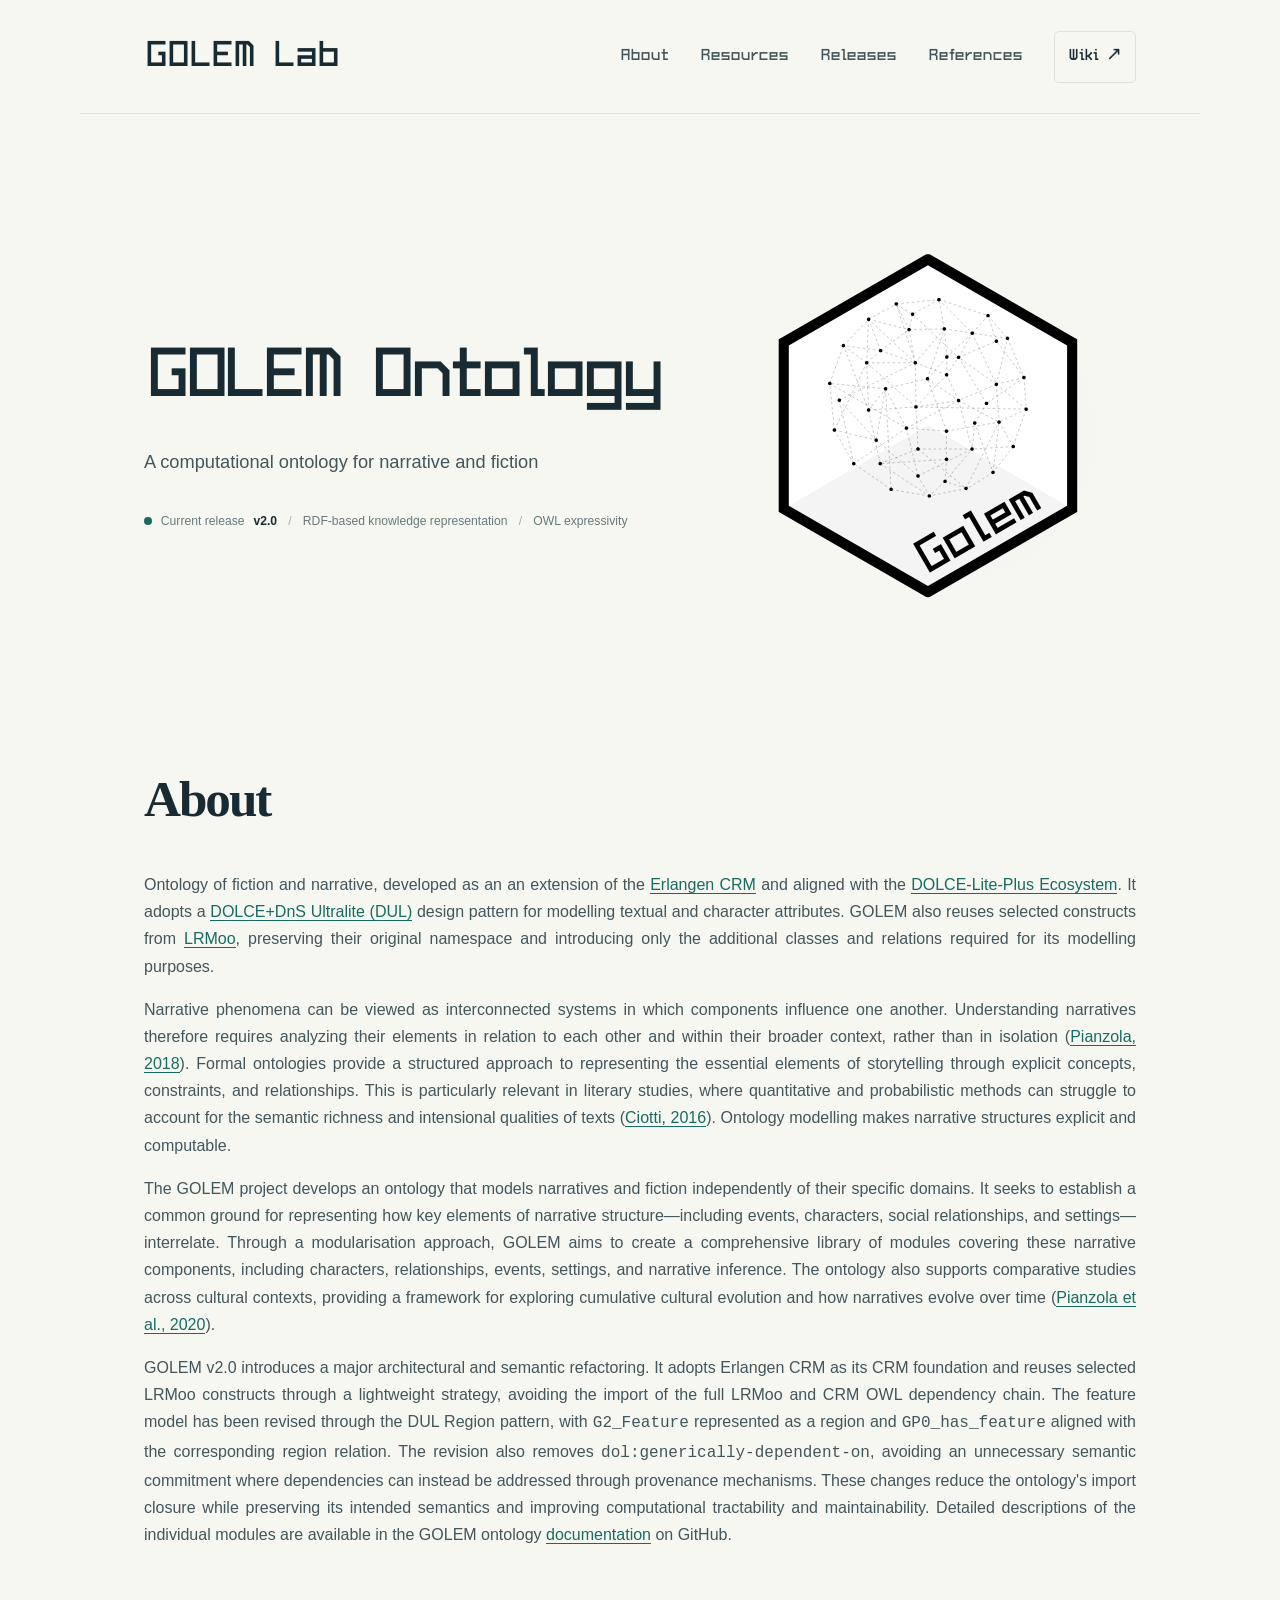
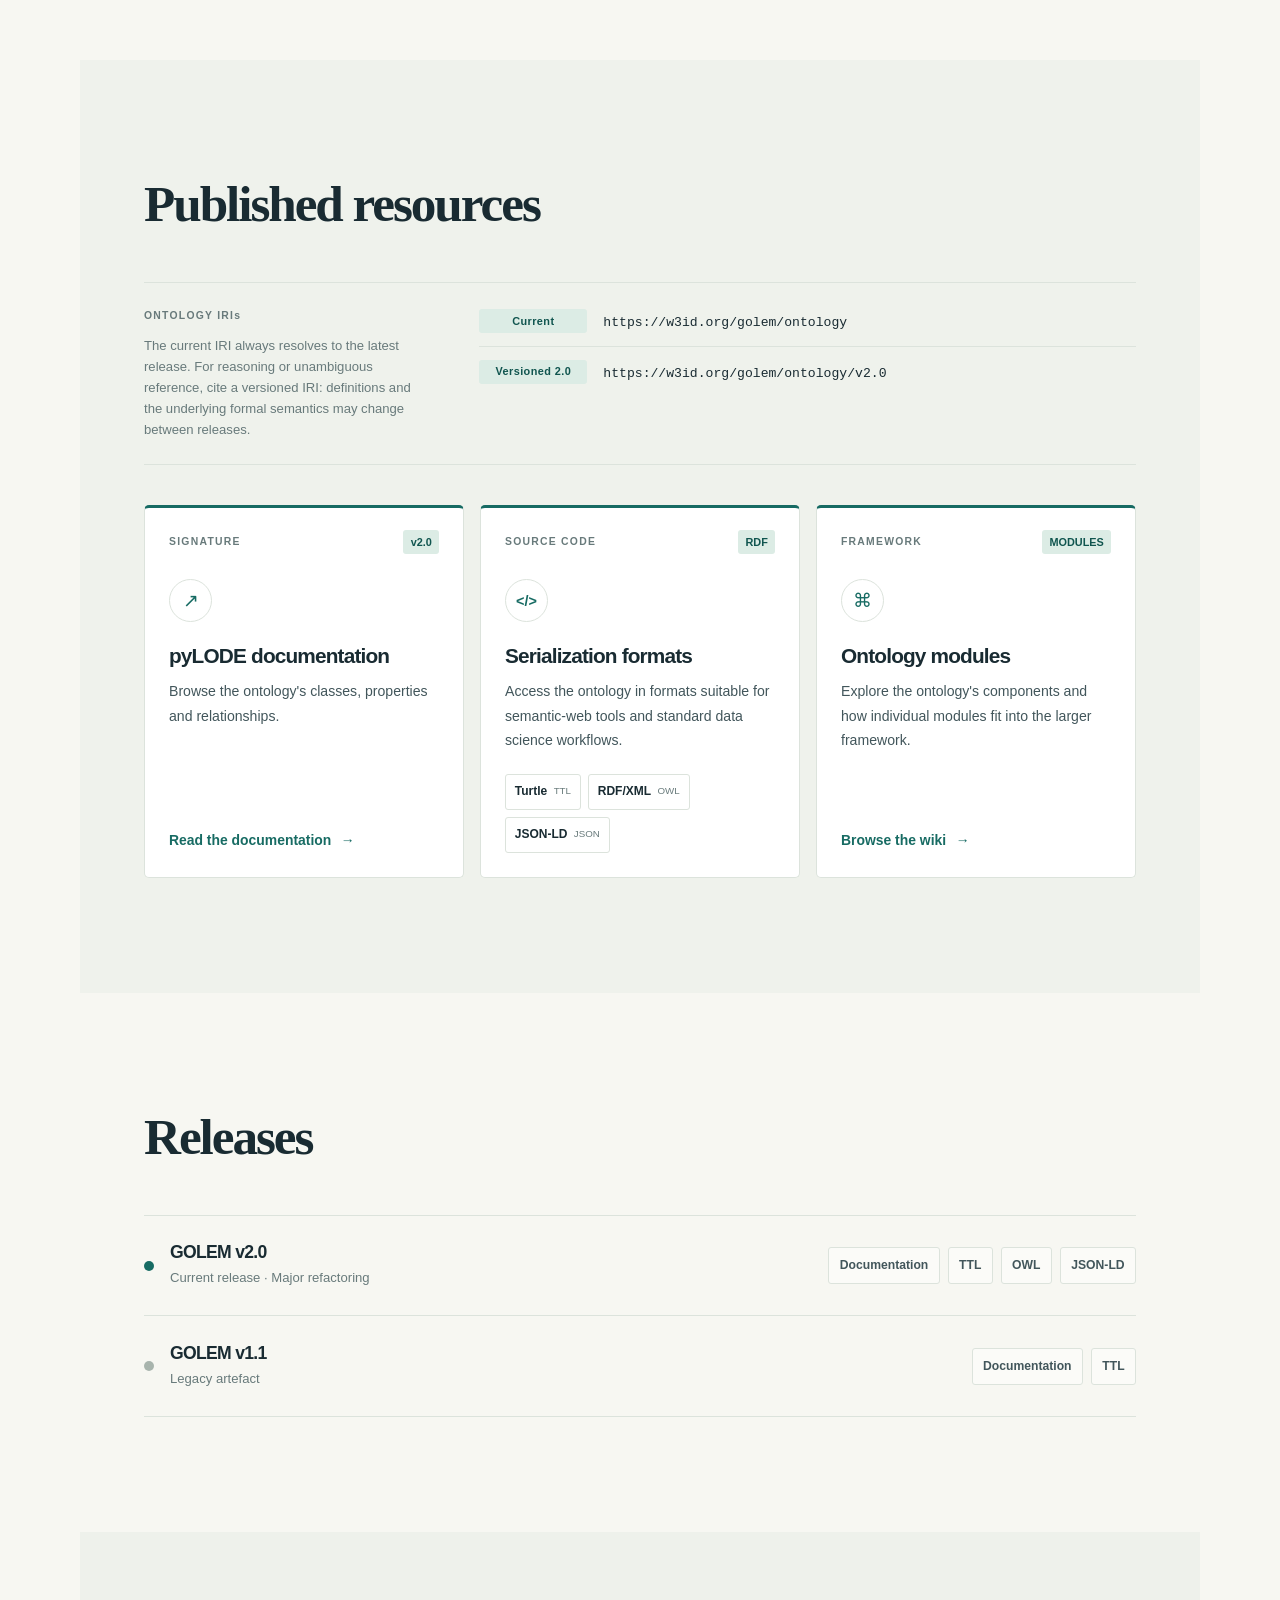
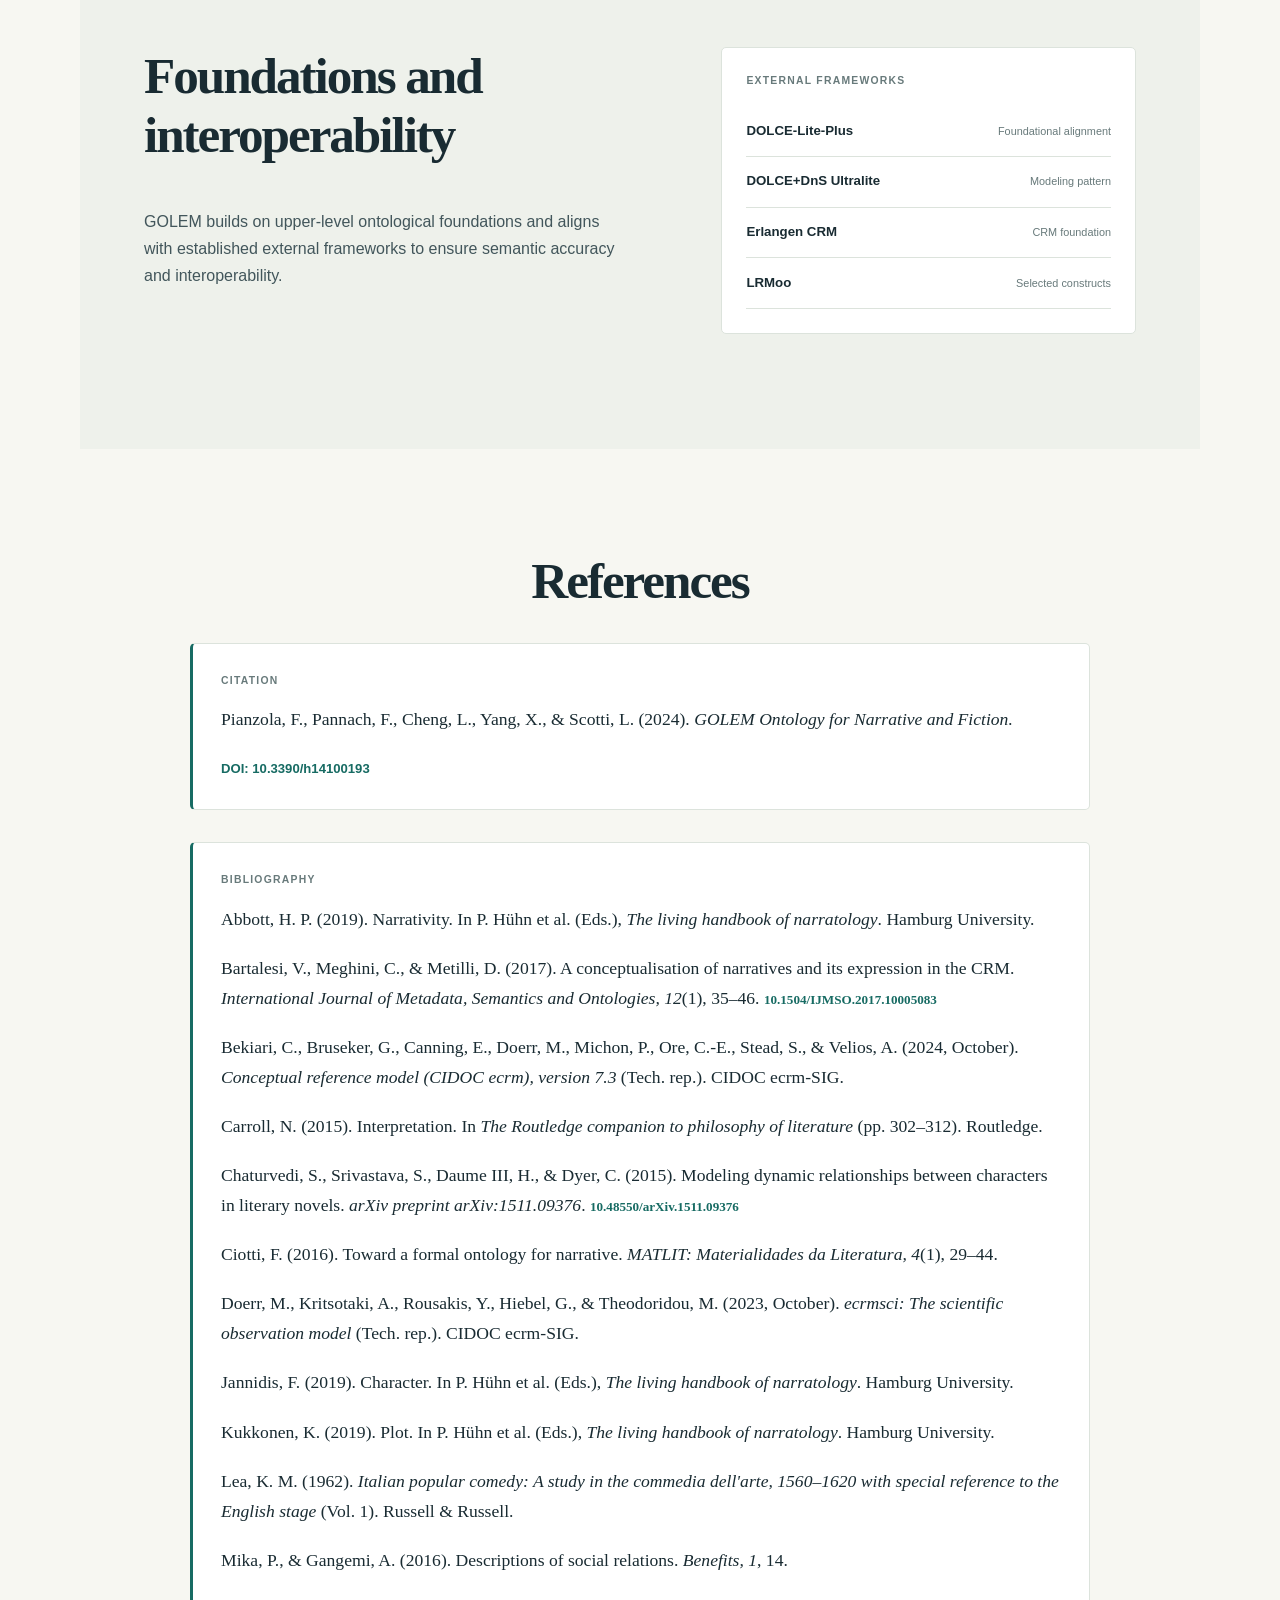
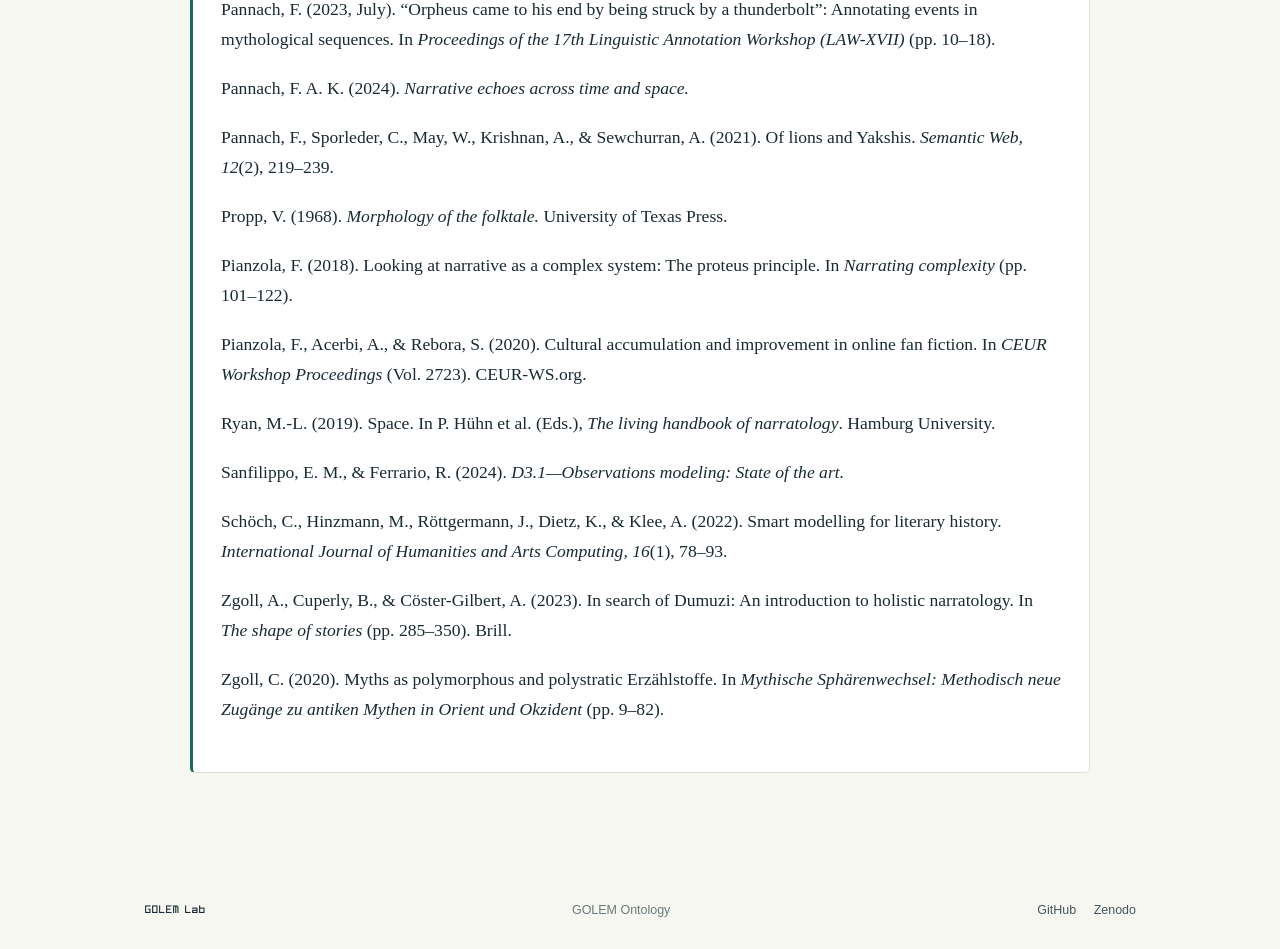
<file: index.html>
<!doctype html>
<html lang="en">
<head>
  <meta charset="utf-8">
  <meta name="viewport" content="width=device-width, initial-scale=1">
  <meta name="theme-color" content="#f7f7f2">
  <title>GOLEM Ontology</title>
  <link rel="icon" type="image/png" href="website/images/logo.png">
  <link rel="stylesheet" href="website/style/index.css">
</head>

<body>
  <header class="site-header">
    <a class="brand" href="#top" aria-label="GOLEM home">
      <span class="brand-name">GOLEM Lab</span>
    </a>

    <nav class="main-nav" aria-label="Main navigation">
      <a href="#about">About</a>
      <a href="#resources">Resources</a>
      <a href="#releases">Releases</a>
      <a href="#references">References</a>
      <a class="nav-external" href="https://github.com/GOLEM-lab/golem-ontology/wiki">
        Wiki <span aria-hidden="true">↗</span>
      </a>
    </nav>
  </header>

  <main id="top">
    <section class="hero">
      <div class="hero-copy">
        <h1>GOLEM Ontology</h1>

        <p class="hero-intro">
          A computational ontology for narrative and fiction
        </p>

        <div class="hero-meta">
          <span class="status-dot" aria-hidden="true"></span>
          <span>Current release</span>
          <strong>v2.0</strong>
          <span class="meta-divider" aria-hidden="true">/</span>
          <span>RDF-based knowledge representation</span>
          <span class="meta-divider" aria-hidden="true">/</span>
          <span>OWL expressivity</span>
        </div>
      </div>

      <div class="hero-visual" aria-label="GOLEM Lab logo">
        <img src="website/images/logo.png" alt="GOLEM Lab" class="hero-logo">
      </div>
    </section>

    <section class="about" id="about">
      <h2>About</h2>

      <p>
        Ontology of fiction and narrative, developed as an an extension of the
        <a href="http://erlangen-crm.org/" target="_blank" rel="noopener noreferrer">Erlangen CRM</a>
        and aligned with the
        <a href="https://www.w3.org/2001/sw/BestPractices/WNET/DLP3941_daml.html"
           target="_blank" rel="noopener noreferrer">DOLCE-Lite-Plus Ecosystem</a>.
        It adopts a
        <a href="https://akswnc7.informatik.uni-leipzig.de/dstreitmatter/archivo/ontologydesignpatterns.org/ont--dul--DUL--owl/2021.06.07-182648/ont--dul--DUL--owl_type=pyLodeDoc.html"
           target="_blank" rel="noopener noreferrer">DOLCE+DnS Ultralite (DUL)</a>
        design pattern for modelling textual and character attributes. GOLEM also
        reuses selected constructs from
        <a href="https://cidoc-crm.org/lrmoo/" target="_blank" rel="noopener noreferrer">LRMoo</a>,
        preserving their original namespace and introducing only the additional
        classes and relations required for its modelling purposes.
      </p>

      <p>
        Narrative phenomena can be viewed as interconnected systems in which
        components influence one another. Understanding narratives therefore
        requires analyzing their elements in relation to each other and within
        their broader context, rather than in isolation
        (<a href="https://golemlab.eu/publications/complexity/"
            target="_blank" rel="noopener noreferrer">Pianzola, 2018</a>).
        Formal ontologies provide a structured approach to representing the
        essential elements of storytelling through explicit concepts, constraints,
        and relationships. This is particularly relevant in literary studies,
        where quantitative and probabilistic methods can struggle to account for
        the semantic richness and intensional qualities of texts
        (<a href="https://impactum-journals.uc.pt/matlit/article/download/2182-8830_4-1_2/1932?inline=1"
            target="_blank" rel="noopener noreferrer">Ciotti, 2016</a>).
        Ontology modelling makes narrative structures explicit and computable.
      </p>

      <p>
        The GOLEM project develops an ontology that models narratives and fiction
        independently of their specific domains. It seeks to establish a common
        ground for representing how key elements of narrative structure—including
        events, characters, social relationships, and settings—interrelate.
        Through a modularisation approach, GOLEM aims to create a comprehensive
        library of modules covering these narrative components, including
        characters, relationships, events, settings, and narrative inference.
        The ontology also supports comparative studies across cultural contexts,
        providing a framework for exploring cumulative cultural evolution and
        how narratives evolve over time
        (<a href="https://ceur-ws.org/Vol-2723/short8.pdf"
            target="_blank" rel="noopener noreferrer">Pianzola et al., 2020</a>).
      </p>

      <p>
        GOLEM v2.0 introduces a major architectural and semantic refactoring.
        It adopts Erlangen CRM as its CRM foundation and reuses selected LRMoo
        constructs through a lightweight strategy, avoiding the import of the
        full LRMoo and CRM OWL dependency chain. The feature model has been
        revised through the DUL Region pattern, with <code>G2_Feature</code>
        represented as a region and <code>GP0_has_feature</code> aligned with
        the corresponding region relation. The revision also removes
        <code>dol:generically-dependent-on</code>, avoiding an unnecessary
        semantic commitment where dependencies can instead be addressed through
        provenance mechanisms. These changes reduce the ontology's import
        closure while preserving its intended semantics and improving
        computational tractability and maintainability. Detailed descriptions
        of the individual modules are available in the GOLEM ontology
        <a href="https://github.com/GOLEM-lab/golem-ontology/wiki"
           target="_blank" rel="noopener noreferrer">documentation</a> on GitHub.
      </p>
    </section>

    <section class="section section-ontology" id="resources">
      <div class="section-heading">
        <h2>Published resources</h2>
      </div>

      <div class="iri-block">
        <div class="iri-intro">
          <p class="panel-label">ONTOLOGY IRIs</p>
          <p class="iri-note">
            The current IRI always resolves to the latest release.
            For reasoning or unambiguous reference, cite a versioned IRI:
            definitions and the underlying formal semantics may change between releases.
          </p>
        </div>

        <dl class="iri-list">
          <div class="iri-row">
            <dt>Current</dt>
            <dd><code>https://w3id.org/golem/ontology</code></dd>
          </div>
          <div class="iri-row">
            <dt>Versioned 2.0</dt>
            <dd><code>https://w3id.org/golem/ontology/v2.0</code></dd>
          </div>
        </dl>
      </div>

      <div class="resource-grid">
        <article class="resource-card">
          <div class="card-topline">
            <span class="card-label">SIGNATURE</span>
            <span class="card-version">v2.0</span>
          </div>
          <div class="card-icon" aria-hidden="true">↗</div>
          <h3>
            <a href="https://github.com/rdflib/pyLODE" target="_blank" rel="noopener noreferrer">pyLODE</a>
            documentation
          </h3>
          <p>
            Browse the ontology's classes, properties
            and relationships.
          </p>
          <a class="card-link" href="current/golem.html" target="_blank" rel="noopener noreferrer">
            Read the documentation <span aria-hidden="true">→</span>
          </a>
        </article>

        <article class="resource-card">
          <div class="card-topline">
            <span class="card-label">SOURCE CODE</span>
            <span class="card-version">RDF</span>
          </div>
          <div class="card-icon card-icon-text" aria-hidden="true">&lt;/&gt;</div>
          <h3>Serialization formats</h3>
          <p>
            Access the ontology in formats suitable for
            semantic-web tools and standard data science workflows.
          </p>
          <div class="format-links">
            <a href="current/golem.ttl" target="_blank" rel="noopener noreferrer">Turtle <span>TTL</span></a>
            <a href="current/golem.owl">RDF/XML <span>OWL</span></a>
            <a href="current/golem.jsonld" target="_blank" rel="noopener noreferrer">JSON-LD <span>JSON</span></a>
          </div>
        </article>

        <article class="resource-card">
          <div class="card-topline">
            <span class="card-label">FRAMEWORK</span>
            <span class="card-version">MODULES</span>
          </div>
          <div class="card-icon" aria-hidden="true">⌘</div>
          <h3>Ontology modules</h3>
          <p>
            Explore the ontology's components and how
            individual modules fit into the larger framework.
          </p>
          <a class="card-link" href="https://github.com/GOLEM-lab/golem-ontology/wiki" target="_blank" rel="noopener noreferrer">
            Browse the wiki <span aria-hidden="true">→</span>
          </a>
        </article>
      </div>
    </section>

    <section class="section" id="releases">
      <div class="section-heading">
        <h2>Releases</h2>
      </div>

      <div class="release-list">
        <article class="release-row">
          <div class="release-version">
            <span class="release-indicator"></span>
            <div>
              <h3>GOLEM v2.0</h3>
              <p class="release-note">Current release · Major refactoring</p>
            </div>
          </div>
          <div class="release-actions">
            <a href="releases/v2-0/golem_v2-0.html" target="_blank" rel="noopener noreferrer">Documentation</a>
            <a href="releases/v2-0/golem_v2-0.ttl" target="_blank" rel="noopener noreferrer">TTL</a>
            <a href="releases/v2-0/golem_v2-0.owl">OWL</a>
            <a href="releases/v2-0/golem_v2-0.jsonld" target="_blank" rel="noopener noreferrer">JSON-LD</a>
          </div>
        </article>

        <article class="release-row">
          <div class="release-version">
            <span class="release-indicator release-indicator-old"></span>
            <div>
              <h3>GOLEM v1.1</h3>
              <p class="release-note">Legacy artefact</p>
            </div>
          </div>
          <div class="release-actions">
            <a href="releases/v1-1/golem_v1-1.html" target="_blank" rel="noopener noreferrer">Documentation</a>
            <a href="releases/v1-1/golem_v1-1.ttl" target="_blank" rel="noopener noreferrer">TTL</a>
          </div>
        </article>
      </div>
    </section>

    <section class="section section-research" id="research">
      <div class="research-copy">
        <h2>Foundations and interoperability</h2>
        <p>
          GOLEM builds on upper-level ontological foundations and aligns with established external frameworks to ensure semantic accuracy and interoperability.
        </p>
      </div>

      <aside class="research-panel">
        <p class="panel-label">EXTERNAL FRAMEWORKS</p>
        <ul>
          <li>
            <span>DOLCE-Lite-Plus</span>
            <span class="alignment-tag">Foundational alignment</span>
          </li>
          <li>
            <span>DOLCE+DnS Ultralite</span>
            <span class="alignment-tag">Modeling pattern</span>
          </li>
          <li>
            <span>Erlangen CRM</span>
            <span class="alignment-tag">CRM foundation</span>
          </li>
          <li>
            <span>LRMoo</span>
            <span class="alignment-tag">Selected constructs</span>
          </li>
        </ul>
      </aside>
    </section>

    <section class="citation-section" id="references">
      <h2>References</h2>

      <div class="citation-card">
        <p class="citation-label">CITATION</p>
        <p class="citation-text">
          Pianzola, F., Pannach, F., Cheng, L., Yang, X., &amp;
          Scotti, L. (2024). <em>GOLEM Ontology for Narrative and Fiction.</em>
        </p>
        <a class="doi-link" href="https://doi.org/10.3390/h14100193" target="_blank" rel="noopener noreferrer">
          DOI: 10.3390/h14100193
        </a>
      </div>

      <div class="citation-card">
        <p class="citation-label">BIBLIOGRAPHY</p>

        <p class="citation-text">
          Abbott, H. P. (2019). Narrativity. In P. Hühn et al. (Eds.),
          <em>The living handbook of narratology</em>. Hamburg University.
        </p>

        <p class="citation-text">
          Bartalesi, V., Meghini, C., &amp; Metilli, D. (2017).
          A conceptualisation of narratives and its expression in the CRM.
          <em>International Journal of Metadata, Semantics and Ontologies, 12</em>(1), 35–46.
          <a class="doi-link" href="https://doi.org/10.1504/IJMSO.2017.087692" target="_blank" rel="noopener noreferrer">
            10.1504/IJMSO.2017.10005083
          </a>
        </p>

        <p class="citation-text">
          Bekiari, C., Bruseker, G., Canning, E., Doerr, M., Michon, P.,
          Ore, C.-E., Stead, S., &amp; Velios, A. (2024, October).
          <em>Conceptual reference model (CIDOC ecrm), version 7.3</em>
          (Tech. rep.). CIDOC ecrm-SIG.
        </p>

        <p class="citation-text">
          Carroll, N. (2015). Interpretation. In
          <em>The Routledge companion to philosophy of literature</em>
          (pp. 302–312). Routledge.
        </p>

        <p class="citation-text">
          Chaturvedi, S., Srivastava, S., Daume III, H., &amp; Dyer, C. (2015).
          Modeling dynamic relationships between characters in literary novels.
          <em>arXiv preprint arXiv:1511.09376</em>.
          <a class="doi-link" href="https://doi.org/10.48550/arXiv.1511.09376" target="_blank" rel="noopener noreferrer">
            10.48550/arXiv.1511.09376
          </a>
        </p>

        <p class="citation-text">
          Ciotti, F. (2016). Toward a formal ontology for narrative.
          <em>MATLIT: Materialidades da Literatura, 4</em>(1), 29–44.
        </p>

        <p class="citation-text">
          Doerr, M., Kritsotaki, A., Rousakis, Y., Hiebel, G., &amp;
          Theodoridou, M. (2023, October).
          <em>ecrmsci: The scientific observation model</em> (Tech. rep.).
          CIDOC ecrm-SIG.
        </p>

        <p class="citation-text">
          Jannidis, F. (2019). Character. In P. Hühn et al. (Eds.),
          <em>The living handbook of narratology</em>. Hamburg University.
        </p>

        <p class="citation-text">
          Kukkonen, K. (2019). Plot. In P. Hühn et al. (Eds.),
          <em>The living handbook of narratology</em>. Hamburg University.
        </p>

        <p class="citation-text">
          Lea, K. M. (1962).
          <em>Italian popular comedy: A study in the commedia dell'arte, 1560–1620 with special reference to the English stage</em>
          (Vol. 1). Russell &amp; Russell.
        </p>

        <p class="citation-text">
          Mika, P., &amp; Gangemi, A. (2016). Descriptions of social relations.
          <em>Benefits, 1</em>, 14.
        </p>

        <p class="citation-text">
          Pannach, F. (2023, July).
          “Orpheus came to his end by being struck by a thunderbolt”:
          Annotating events in mythological sequences. In
          <em>Proceedings of the 17th Linguistic Annotation Workshop (LAW-XVII)</em>
          (pp. 10–18).
        </p>

        <p class="citation-text">
          Pannach, F. A. K. (2024).
          <em>Narrative echoes across time and space.</em>
        </p>

        <p class="citation-text">
          Pannach, F., Sporleder, C., May, W., Krishnan, A., &amp; Sewchurran, A. (2021).
          Of lions and Yakshis. <em>Semantic Web, 12</em>(2), 219–239.
        </p>

        <p class="citation-text">
          Propp, V. (1968). <em>Morphology of the folktale.</em>
          University of Texas Press.
        </p>

        <p class="citation-text">
          Pianzola, F. (2018). Looking at narrative as a complex system:
          The proteus principle. In <em>Narrating complexity</em>
          (pp. 101–122).
        </p>

        <p class="citation-text">
          Pianzola, F., Acerbi, A., &amp; Rebora, S. (2020).
          Cultural accumulation and improvement in online fan fiction.
          In <em>CEUR Workshop Proceedings</em> (Vol. 2723).
          CEUR-WS.org.
        </p>

        <p class="citation-text">
          Ryan, M.-L. (2019). Space. In P. Hühn et al. (Eds.),
          <em>The living handbook of narratology</em>. Hamburg University.
        </p>

        <p class="citation-text">
          Sanfilippo, E. M., &amp; Ferrario, R. (2024).
          <em>D3.1—Observations modeling: State of the art.</em>
        </p>

        <p class="citation-text">
          Schöch, C., Hinzmann, M., Röttgermann, J., Dietz, K., &amp; Klee, A. (2022).
          Smart modelling for literary history.
          <em>International Journal of Humanities and Arts Computing, 16</em>(1), 78–93.
        </p>

        <p class="citation-text">
          Zgoll, A., Cuperly, B., &amp; Cöster-Gilbert, A. (2023).
          In search of Dumuzi: An introduction to holistic narratology.
          In <em>The shape of stories</em> (pp. 285–350). Brill.
        </p>

        <p class="citation-text">
          Zgoll, C. (2020). Myths as polymorphous and polystratic Erzählstoffe.
          In <em>Mythische Sphärenwechsel: Methodisch neue Zugänge zu antiken Mythen in Orient und Okzident</em>
          (pp. 9–82).
        </p>
      </div>
    </section>
  </main>

  <footer class="site-footer">
    <a class="footer-brand" href="#top">GOLEM Lab</a>
    <p>GOLEM Ontology</p>
    <div class="footer-links">
      <a href="https://github.com/GOLEM-lab/golem-ontology" target="_blank" rel="noopener noreferrer">GitHub</a>
      <a href="https://doi.org/10.5281/zenodo.14911392" target="_blank" rel="noopener noreferrer">Zenodo</a>
    </div>
  </footer>
</body>
</html>
</file>
<file: website/style/index.css>
/* =========================================================
   Contents
   1. Tokens & fonts
   2. Base
   3. Shared layout
   4. Header
   5. Hero
   6. About
   7. Published resources (incl. ontology IRIs)
   8. Releases
   9. Foundations and interoperability
  10. References
  11. Footer
  12. Responsive
  13. Reduced motion
   ========================================================= */


/* 1. Tokens & fonts
   --------------------------------------------------------- */

:root {
  color-scheme: light;

  /* Colour */
  --paper: #f7f7f2;
  --surface: #ffffff;
  --surface-soft: #eff2ec;
  --ink: #192b32;
  --ink-soft: #42565b;
  --muted: #687a7b;
  --line: #dce3dc;
  --teal: #176b63;
  --teal-dark: #10554f;
  --teal-pale: #dcece5;
  --gold: #c68a4a;

  /* Type */
  --font-body: Inter, "Avenir Next", Avenir, "Segoe UI", sans-serif;
  --font-serif: Georgia, "Times New Roman", serif;
  --font-display: "Bandal", sans-serif;

  /* Shape & layout */
  --radius: 5px;
  --content-width: 1120px;
  --page-gutter: clamp(1.25rem, 5vw, 4.5rem);
  --shadow-soft: 0 12px 34px rgb(25 43 50 / 5%);
}

@font-face {
  font-family: "Bandal";
  src: url("../fonts/bandal.woff") format("woff");
  font-weight: 400;
  font-style: normal;
  font-display: swap;
}


/* 2. Base
   --------------------------------------------------------- */

* {
  box-sizing: border-box;
}

html {
  scroll-behavior: smooth;
  scroll-padding-top: 6rem;
}

body {
  margin: 0;
  background: var(--paper);
  color: var(--ink);
  font-family: var(--font-body);
  font-size: 16px;
  line-height: 1.7;
  -webkit-font-smoothing: antialiased;
}

a {
  color: inherit;
  text-decoration: none;
  -webkit-tap-highlight-color: transparent;
}

a:hover {
  color: var(--teal);
}

a:focus-visible {
  outline: 3px solid var(--gold);
  outline-offset: 4px;
  border-radius: 2px;
}

::selection {
  background: var(--teal-pale);
  color: var(--ink);
}

h1,
h2,
h3 {
  margin-top: 0;
  font-weight: 550;
  letter-spacing: -0.04em;
}

h1 {
  max-width: 720px;
  margin-bottom: 1.5rem;
  font-family: var(--font-display);
  font-size: clamp(3.1rem, 6.5vw, 5.7rem);
  line-height: 1.02;
}

h2 {
  font-family: var(--font-serif);
  font-size: clamp(2.1rem, 4vw, 3.2rem);
  line-height: 1.15;
}

h3 {
  font-size: 1.3rem;
  line-height: 1.3;
}

p {
  margin-top: 0;
  color: var(--ink-soft);
}


/* 3. Shared layout
   --------------------------------------------------------- */

main,
.site-header,
.site-footer {
  width: min(100%, var(--content-width));
  margin-inline: auto;
}

.section {
  padding: clamp(4.5rem, 9vw, 7.5rem) var(--page-gutter);
}

.section-heading {
  max-width: 660px;
  margin-bottom: 3rem;
}

.section-heading h2 {
  margin-bottom: 0;
}

/* Status dot (hero) and release indicator (releases) */
.status-dot,
.release-indicator {
  display: inline-block;
  width: 8px;
  height: 8px;
  flex: 0 0 auto;
  border-radius: 50%;
  background: var(--teal);
}

/* Small uppercase labels (cards, panel, citations) */
.card-label,
.citation-label,
.panel-label {
  color: var(--muted);
  font-size: 0.65rem;
  font-weight: 800;
  letter-spacing: 0.12em;
}


/* 4. Header
   --------------------------------------------------------- */

.site-header {
  display: flex;
  align-items: center;
  justify-content: space-between;
  gap: 2rem;
  padding: 1.25rem var(--page-gutter);
  border-bottom: 1px solid var(--line);
}

.brand {
  display: inline-flex;
  align-items: center;
  flex-shrink: 0;
}

.brand-name {
  font-family: var(--font-display);
  font-size: 2.7rem;
}

.main-nav {
  display: flex;
  align-items: center;
  gap: clamp(1rem, 2.7vw, 2rem);
}

.main-nav a {
  color: var(--ink-soft);
  font-family: var(--font-display);
  font-size: 1.2rem;
  font-weight: 550;
  white-space: nowrap;
  transition: color 160ms ease;
}

.main-nav a:hover {
  color: var(--teal);
}

.main-nav .nav-external {
  padding: 0.55rem 0.8rem;
  border: 1px solid var(--line);
  border-radius: var(--radius);
  color: var(--ink);
}


/* 5. Hero
   --------------------------------------------------------- */

.hero {
  display: grid;
  grid-template-columns: minmax(0, 1.2fr) minmax(280px, 0.8fr);
  align-items: center;
  gap: clamp(2rem, 5vw, 5rem);
  min-height: 540px;
  padding: clamp(4.5rem, 9vw, 7.5rem) var(--page-gutter) 1rem;
  overflow: hidden;
}

.hero-copy {
  position: relative;
  z-index: 1;
}

.hero-intro {
  max-width: 580px;
  margin-bottom: 2rem;
  font-size: clamp(1.02rem, 1.5vw, 1.14rem);
  line-height: 1.85;
}

.hero-meta {
  display: flex;
  flex-wrap: wrap;
  align-items: center;
  gap: 0.55rem;
  color: var(--muted);
  font-size: 0.76rem;
}

.hero-meta strong {
  color: var(--ink);
  font-weight: 750;
}

.meta-divider {
  margin-inline: 0.15rem;
  color: #a1b0a9;
}

.hero-visual {
  position: relative;
  width: 100%;
  max-width: 410px;
  aspect-ratio: 1;
  justify-self: center;
  isolation: isolate;
}

.hero-visual::before {
  position: absolute;
  z-index: -2;
  inset: 10%;
  border-radius: 50%;
  background:
    radial-gradient(
      circle at center,
      rgb(220 236 229 / 85%) 0,
      rgb(220 236 229 / 38%) 45%,
      transparent 72%
    );
  content: "";
}


/* 6. About
   --------------------------------------------------------- */

.about {
  margin-bottom: 4rem;
  padding: clamp(4.5rem, 9vw, 7.5rem) var(--page-gutter) 2rem;
}

.about p {
  text-align: justify;
  text-justify: inter-word;
}

.about a {
  border-bottom: 1px solid var(--teal);
  color: var(--teal);
  font-weight: 500;
  transition: color 0.2s ease, border-color 0.2s ease;
}




/* 7. Published resources
   --------------------------------------------------------- */

.section-ontology {
  background: var(--surface-soft);
}

/* Ontology IRIs: open ruled band, distinct from the resource cards */
.iri-block {
  display: grid;
  grid-template-columns: minmax(200px, 0.7fr) minmax(0, 1.6fr);
  align-items: start;
  gap: clamp(1.5rem, 4vw, 3rem);
  margin-bottom: 2.5rem;
  padding: 1.5rem 0;
  border-block: 1px solid var(--line);
}

.iri-intro .panel-label {
  margin-bottom: 0.6rem;
}

.iri-note {
  margin: 0;
  color: var(--muted);
  font-size: 0.82rem;
  line-height: 1.6;
}

.iri-list {
  margin: 0;
  padding: 0;
}

.iri-row {
  display: flex;
  align-items: center;
  gap: 1rem;
  padding: 0.7rem 0;
  border-bottom: 1px solid var(--line);
}

.iri-row:first-child {
  padding-top: 0;
}

.iri-row:last-child {
  padding-bottom: 0;
  border-bottom: 0;
}

.iri-row dt {
  flex: 0 0 6.75rem;
  padding: 0.18rem 0.45rem;
  border-radius: 3px;
  background: var(--teal-pale);
  color: var(--teal-dark);
  font-size: 0.68rem;
  font-weight: 750;
  letter-spacing: 0.04em;
  text-align: center;
}

.iri-row dd {
  min-width: 0;
  margin: 0;
}

.iri-row code {
  color: var(--ink);
  font-family: ui-monospace, "SF Mono", Menlo, Consolas, monospace;
  font-size: 0.82rem;
  overflow-wrap: anywhere;
}

.resource-grid {
  display: grid;
  grid-template-columns: repeat(3, minmax(0, 1fr));
  gap: 1rem;
}

.resource-card {
  display: flex;
  min-width: 0;
  min-height: 325px;
  flex-direction: column;
  align-items: flex-start;
  padding: calc(1.5rem - 2px) 1.5rem 1.5rem;
  border: 1px solid var(--line);
  border-top: 3px solid var(--teal);
  border-radius: var(--radius);
  background: var(--surface);
  transition:
    border-color 180ms ease,
    transform 180ms ease,
    box-shadow 180ms ease;
}

.resource-card:hover {
  transform: translateY(-3px);
  border-color: rgb(23 107 99 / 45%);
  box-shadow: var(--shadow-soft);
}

.resource-card h3 {
  margin-bottom: 0.65rem;
}

.resource-card > p {
  margin-bottom: 1.3rem;
  font-size: 0.88rem;
  line-height: 1.75;
}

.card-topline {
  display: flex;
  width: 100%;
  align-items: center;
  justify-content: space-between;
  gap: 0.6rem;
}

.card-version {
  padding: 0.18rem 0.45rem;
  border-radius: 3px;
  background: var(--teal-pale);
  color: var(--teal-dark);
  font-size: 0.68rem;
  font-weight: 750;
}

.card-icon {
  display: grid;
  width: 43px;
  height: 43px;
  place-items: center;
  margin-top: 1.6rem;
  margin-bottom: 1.2rem;
  border: 1px solid var(--line);
  border-radius: 50%;
  color: var(--teal);
  font-size: 1.2rem;
}

.card-icon-text {
  font-size: 0.9rem;
  font-weight: 750;
}

.card-link {
  display: inline-flex;
  align-items: center;
  gap: 0.6rem;
  margin-top: auto;
  color: var(--teal);
  font-size: 0.87rem;
  font-weight: 700;
}

.card-link:hover {
  color: var(--teal-dark);
}

.format-links {
  display: flex;
  flex-wrap: wrap;
  gap: 0.45rem;
  margin-top: auto;
}

.format-links a {
  display: inline-flex;
  align-items: center;
  gap: 0.4rem;
  padding: 0.42rem 0.55rem;
  border: 1px solid var(--line);
  border-radius: 3px;
  color: var(--ink);
  font-size: 0.75rem;
  font-weight: 700;
}

.format-links a span {
  color: var(--muted);
  font-size: 0.61rem;
  font-weight: 500;
}

.format-links a:hover {
  border-color: var(--teal);
  color: var(--teal);
}


/* 8. Releases
   --------------------------------------------------------- */

.release-list {
  border-top: 1px solid var(--line);
}

.release-row {
  display: flex;
  align-items: center;
  justify-content: space-between;
  gap: 2rem;
  padding: 1.6rem 0;
  border-bottom: 1px solid var(--line);
}

.release-version {
  display: flex;
  align-items: center;
  gap: 1rem;
}

.release-indicator {
  width: 10px;
  height: 10px;
}

.release-indicator-old {
  background: #a8b4ad;
}

.release-version h3 {
  margin-bottom: 0.2rem;
  font-size: 1.1rem;
}

.release-note {
  margin: 0;
  color: var(--muted);
  font-size: 0.82rem;
}

.release-actions {
  display: flex;
  flex-wrap: wrap;
  justify-content: flex-end;
  gap: 0.5rem;
}

.release-actions a {
  padding: 0.45rem 0.65rem;
  border: 1px solid var(--line);
  border-radius: 3px;
  background: rgb(255 255 255 / 50%);
  color: var(--ink-soft);
  font-size: 0.76rem;
  font-weight: 650;
}

.release-actions a:hover {
  border-color: var(--teal);
  color: var(--teal);
}


/* 9. Foundations and interoperability
   --------------------------------------------------------- */

.section-research {
  display: grid;
  grid-template-columns: minmax(0, 1fr) minmax(280px, 0.85fr);
  align-items: start;
  gap: clamp(2.5rem, 7vw, 6rem);
  background: #eef1eb;
}

.research-copy h2 {
  max-width: 520px;
}

.research-panel {
  padding: 1.5rem;
  border: 1px solid var(--line);
  border-radius: var(--radius);
  background: var(--surface);
}

.panel-label {
  margin-bottom: 1rem;
}

.research-panel ul {
  margin: 0;
  padding: 0;
  list-style: none;
}

.research-panel li {
  display: flex;
  align-items: center;
  justify-content: space-between;
  gap: 1rem;
  padding: 0.85rem 0;
  border-bottom: 1px solid var(--line);
  font-size: 0.83rem;
  font-weight: 650;
}

.alignment-tag {
  color: var(--muted);
  font-size: 0.68rem;
  font-weight: 500;
  text-align: right;
}


/* 10. References
   --------------------------------------------------------- */

.citation-section {
  display: flex;
  flex-direction: column;
  align-items: center;
  gap: 2rem;
  padding: clamp(4rem, 8vw, 6.5rem) var(--page-gutter);
}

.citation-section h2 {
  margin-bottom: 0;
}

.citation-card {
  width: 100%;
  max-width: 900px;
  padding: 1.75rem;
  border: 1px solid var(--line);
  border-left: 3px solid var(--teal);
  border-radius: var(--radius);
  background: var(--surface);
}

.citation-label {
  margin-bottom: 1rem;
}

.citation-text {
  margin-bottom: 1.2rem;
  color: var(--ink);
  font-family: var(--font-serif);
  font-size: 1.1rem;
  line-height: 1.7;
}

.doi-link {
  color: var(--teal);
  font-size: 0.82rem;
  font-weight: 700;
  overflow-wrap: anywhere;
}


/* 11. Footer
   --------------------------------------------------------- */

.site-footer {
  display: flex;
  align-items: center;
  justify-content: space-between;
  gap: 1.5rem;
  padding: 1.5rem var(--page-gutter) 2rem;
}

.footer-brand {
  font-family: var(--font-display);
  font-size: 0.8rem;
}

.site-footer > p {
  margin: 0;
  color: var(--muted);
  font-size: 0.78rem;
}

.footer-links {
  display: flex;
  flex-wrap: wrap;
  gap: 1.1rem;
}

.footer-links a {
  color: var(--ink-soft);
  font-size: 0.78rem;
}

.footer-links a:hover {
  color: var(--teal);
}


/* 12. Responsive
   --------------------------------------------------------- */

@media (max-width: 850px) {
  .hero {
    grid-template-columns: minmax(0, 1fr);
    gap: 2.5rem;
    padding-top: 4.5rem;
  }

  .hero-copy {
    max-width: 700px;
  }

  .hero-visual {
    width: min(100%, 360px);
  }

  .iri-block {
    grid-template-columns: minmax(0, 1fr);
    gap: 1rem;
  }

  .resource-grid {
    grid-template-columns: repeat(2, minmax(0, 1fr));
  }

  .resource-card:last-child {
    grid-column: 1 / -1;
    min-height: 250px;
  }

  .section-research {
    grid-template-columns: minmax(0, 1fr);
  }
}

@media (max-width: 600px) {
  h1 {
    font-size: clamp(2.75rem, 12vw, 4rem);
  }

  .section {
    padding-top: 4rem;
    padding-bottom: 4rem;
  }

  /* Header */
  .site-header {
    align-items: flex-start;
    flex-direction: column;
    gap: 1rem;
  }

  .main-nav {
    width: 100%;
    flex-wrap: wrap;
    gap: 0.65rem 1.1rem;
  }

  .main-nav a {
    font-size: 0.8rem;
  }

  .main-nav .nav-external {
    padding: 0.2rem 0.5rem;
  }

  /* Hero */
  .hero {
    min-height: auto;
    padding-top: 3.5rem;
    padding-bottom: 3.5rem;
  }

  .hero-intro {
    font-size: 1rem;
  }

  .hero-meta {
    line-height: 1.8;
  }

  /* Resources */
  .iri-row {
    align-items: flex-start;
    flex-direction: column;
    gap: 0.35rem;
  }

  .iri-row dt {
    flex: none;
    padding-inline: 0.6rem;
  }

  .resource-grid {
    grid-template-columns: minmax(0, 1fr);
  }

  .resource-card,
  .resource-card:last-child {
    grid-column: auto;
    min-height: 280px;
  }

  /* Releases */
  .release-row {
    align-items: flex-start;
    flex-direction: column;
    gap: 1rem;
  }

  .release-actions {
    justify-content: flex-start;
  }

  .release-actions a {
    font-size: 0.75rem;
  }

  /* Foundations */
  .research-panel {
    padding: 1.1rem;
  }

  .research-panel li {
    align-items: flex-start;
    flex-direction: column;
    gap: 0.2rem;
  }

  .alignment-tag {
    text-align: left;
  }

  /* Footer */
  .site-footer {
    align-items: flex-start;
    flex-direction: column;
    gap: 0.7rem;
  }

  .footer-links {
    gap: 1rem;
  }
}


/* 13. Reduced motion
   --------------------------------------------------------- */

@media (prefers-reduced-motion: reduce) {
  *,
  *::before,
  *::after {
    scroll-behavior: auto !important;
    transition-duration: 0.01ms !important;
    animation-duration: 0.01ms !important;
    animation-iteration-count: 1 !important;
  }
}
</file>
